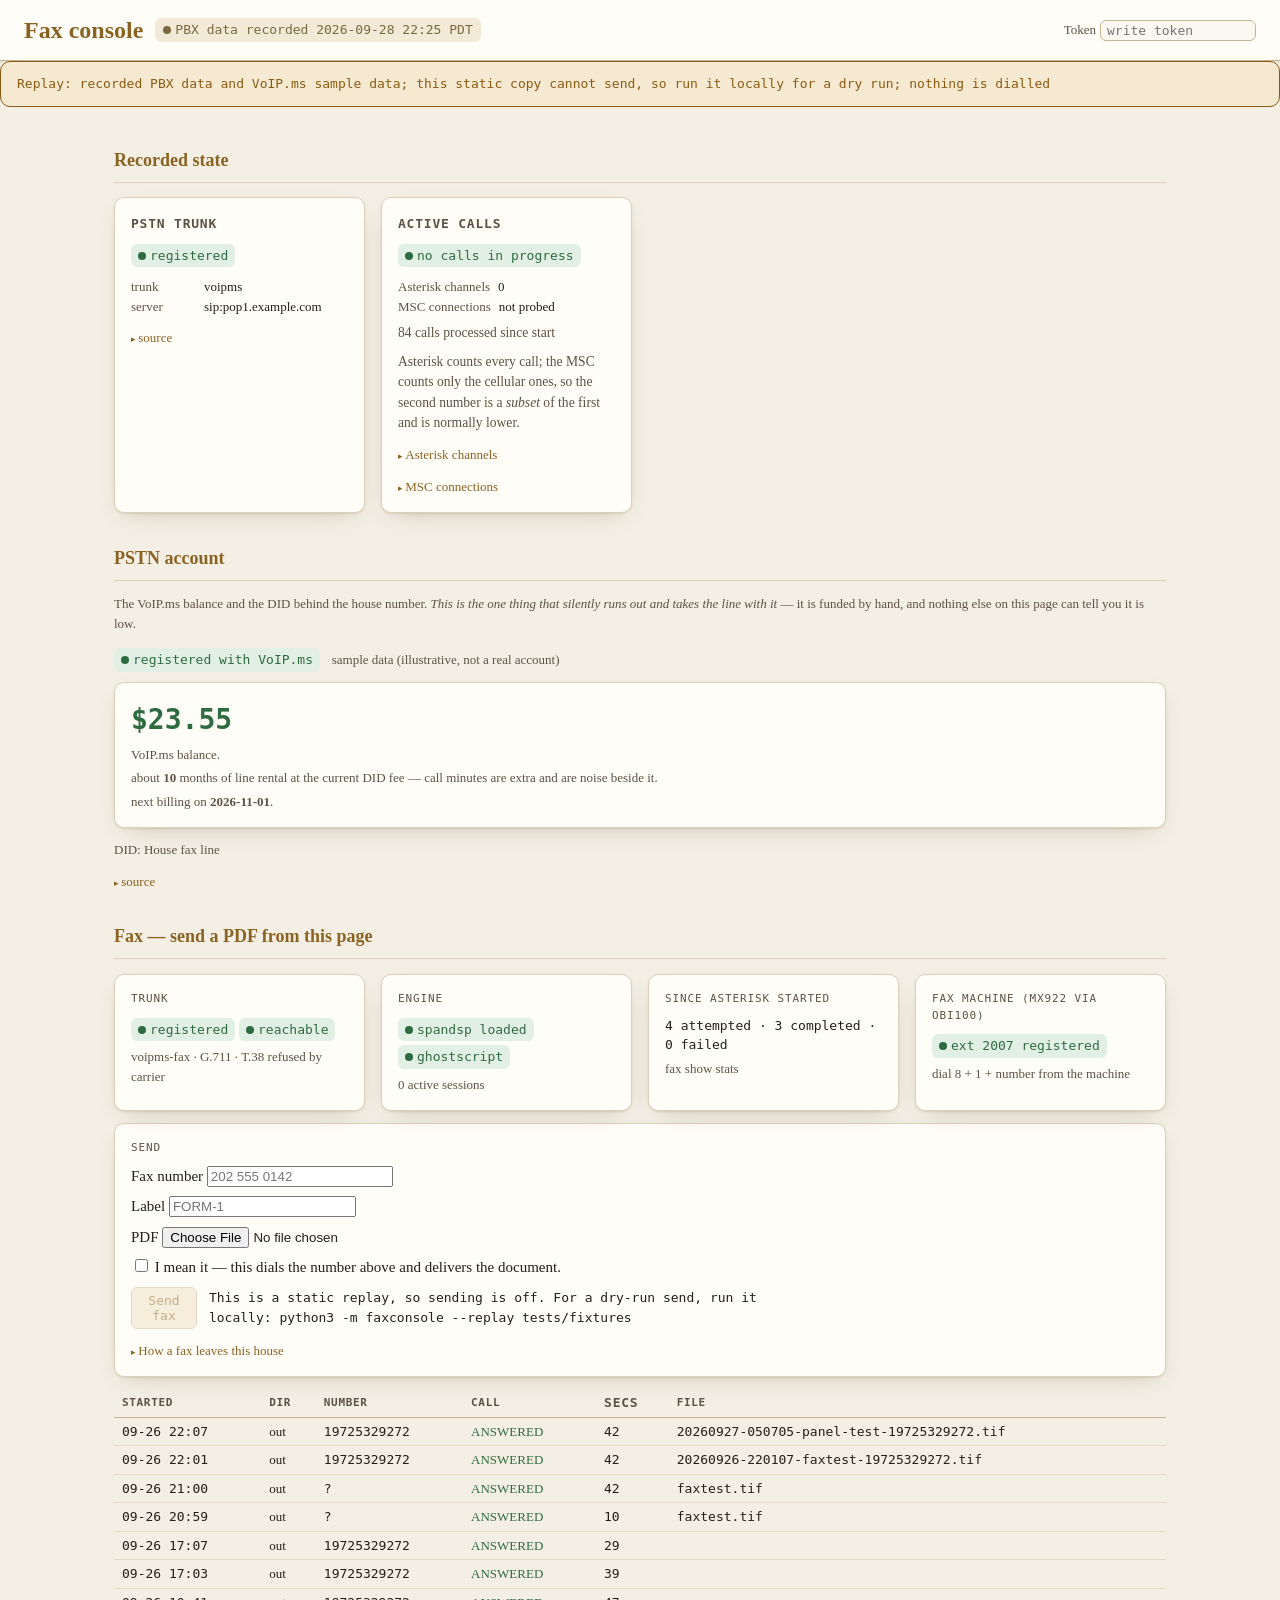
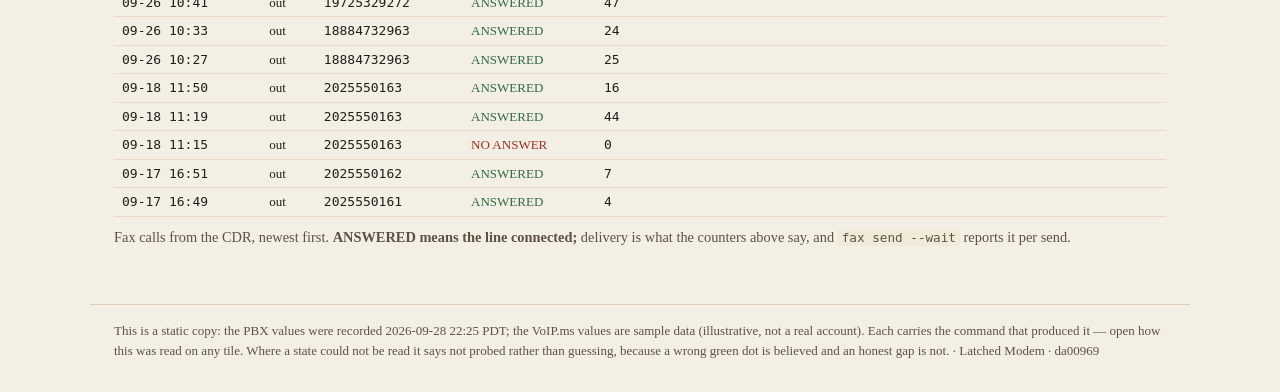
<file: index.html>
<!DOCTYPE html>
<html lang="en" data-static="1" data-recorded="2026-09-28 22:25 PDT">
<head>
<meta http-equiv="Content-Security-Policy" content="default-src 'self'; script-src 'self'; style-src 'self' 'unsafe-inline'; object-src 'none'; base-uri 'none'; form-action 'self'">
<meta charset="utf-8">
<meta name="viewport" content="width=device-width,initial-scale=1">
<title>Fax console</title>
<link rel="stylesheet" href="app.css">
<link rel="icon" href="favicon.svg" type="image/svg+xml">
  <meta name="realm-version" content='{"name": "fax.realm.watch", "description": "Fax panel back end \u2014 send, receive, and status", "version": "Latched Modem \u00b7 da00969", "hash": "da00969", "branch": "main", "dirty": false, "built": "2026-09-30T01:45:52Z", "realm": "signal", "repo": "https://github.com/jphein/fax-console", "commit_url": "https://github.com/jphein/fax-console/commit/da00969"}'>
</head>
<body>
<header id="hdr">
  <h1>Fax console</h1>
  <span id="fresh" class="rs-chip"></span>
  <label class="token-label">Token <input id="token" type="password" autocomplete="off" placeholder="write token"></label>
</header>

<div id="replay-banner" style="display:none" class="banner replay">
  Replay: recorded PBX data and VoIP.ms sample data; this static copy cannot send, so run it locally for a dry run; nothing is dialled
</div>

<main>

<section><h2>Recorded state</h2><div class="grid" id="live"></div></section>

<section><h2>PSTN account</h2>
  <p class="lede" style="margin-top:-2px">The VoIP.ms balance and the DID behind the
  house number. <em>This is the one thing that silently runs out and takes the line
  with it</em> &mdash; it is funded by hand, and nothing else on this page can tell you
  it is low.</p>
  <div id="voipms"></div></section>

<section><h2>Fax &mdash; send a PDF from this page</h2>
  <div id="fax"></div>
  <div class="card">
    <div class="lbl">Send</div>
    <form id="faxform" style="display:grid;gap:8px;max-width:640px">
      <label>Fax number <input id="faxnum" type="tel" inputmode="numeric" placeholder="202 555 0142"
        style="width:14em" autocomplete="off"></label>
      <label>Label <input id="faxlabel" type="text" placeholder="FORM-1" style="width:14em" maxlength="40"></label>
      <label>PDF <input id="faxfile" type="file" accept="application/pdf"></label>
      <label><input id="faxconfirm" type="checkbox"> I mean it &mdash; this dials the number above and delivers the document.</label>
      <div class="bar">
        <button id="faxsend" type="button">Send fax</button>
        <span class="msg" id="faxmsg" role="status" aria-live="polite"></span>
      </div>
    </form>
    <details class="prov"><summary>How a fax leaves this house</summary>
      <div style="font-family:var(--serif);font-size:.92rem;color:var(--ink2);margin-top:8px">
        The PDF is rendered to a Group-4 TIFF and Asterisk dials the number on the
        <code>voipms-fax</code> trunk view with <code>SendFax(&hellip;,f)</code>: plain G.711 audio,
        because VoIP.ms never accepts the T.38 switch (measured 2026-09-27; without
        <code>f</code> the call aborts). A call marked ANSWERED is not a delivered fax &mdash;
        the outcome column comes from the fax counters. The Canon MX922 still works too:
        dial <b>8</b> + 1 + number from it. All of this is the <code>fax</code> CLI
        (<code>~/Projects/fax</code>); this panel only calls it.
      </div>
      <span class="src">/usr/local/bin/fax --local --json send &lt;pdf&gt; &lt;number&gt;</span>
    </details>
  </div>
  <div id="faxlog"></div>
</section>

</main>

<footer id="foot"></footer>

<script src="app.js"></script>
</body>
</html>
</file>
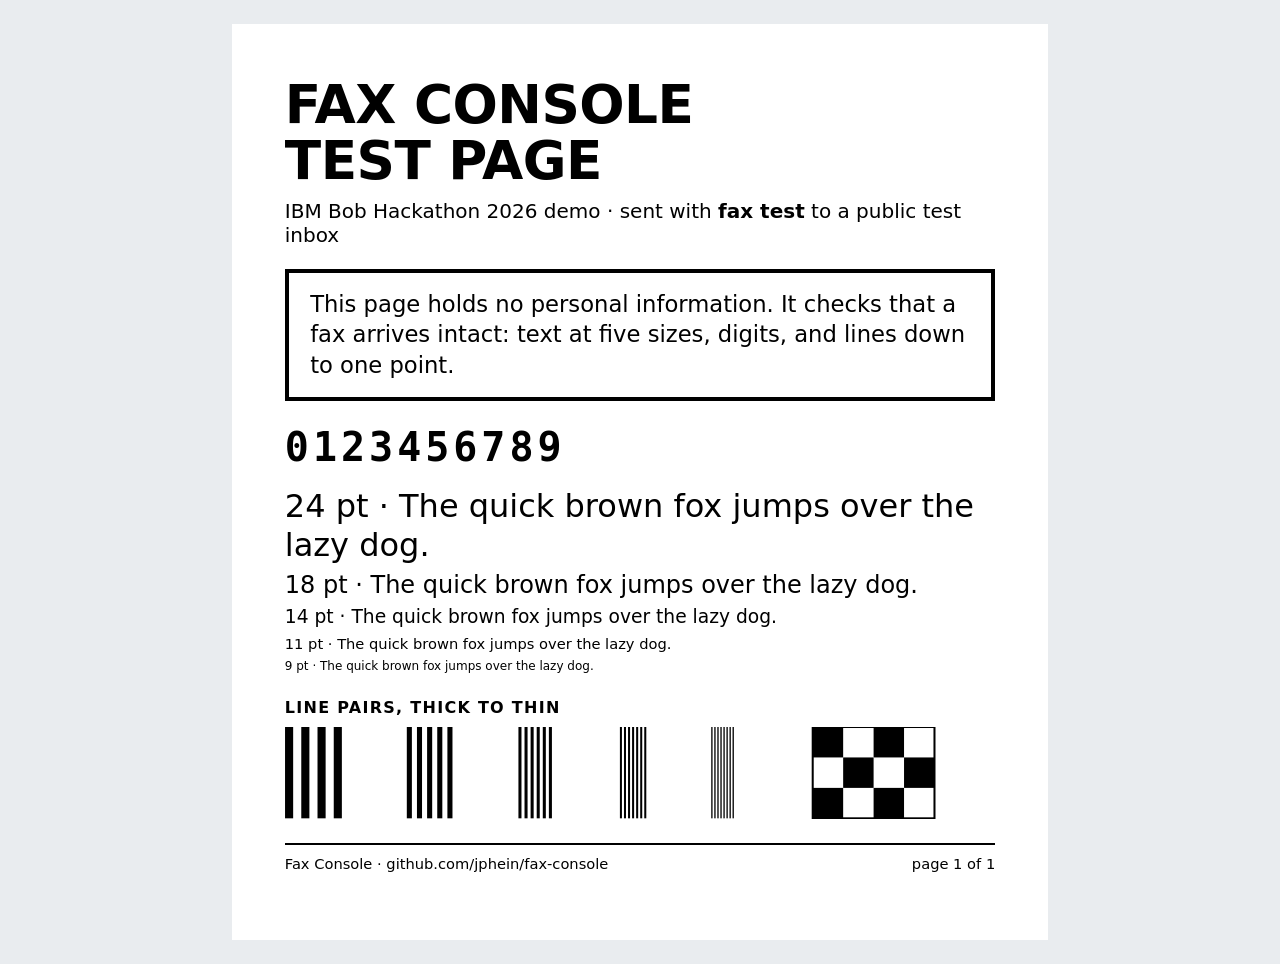
<file: demo/test-page.html>
<!doctype html>
<html lang="en">
<head>
<meta charset="utf-8">
<meta name="viewport" content="width=device-width, initial-scale=1">
<meta name="color-scheme" content="light dark">
<title>Fax Console Test Page</title>
<meta name="description" content="The page fax test sends in the Fax Console demo. No personal information.">
<link rel="icon" type="image/svg+xml" href="data:image/svg+xml,%3Csvg xmlns='http://www.w3.org/2000/svg' viewBox='0 0 32 32'%3E%3Cstyle%3E.b%7Bfill:%231d5fd1%7D.p%7Bfill:%23fff%7D.l%7Bstroke:%231d5fd1;stroke-width:1.8;stroke-linecap:round%7D@media(prefers-color-scheme:dark)%7B.b%7Bfill:%237ea6ff%7D.p%7Bfill:%230f1520%7D.l%7Bstroke:%237ea6ff%7D%7D%3C/style%3E%3Crect class='b' width='32' height='32' rx='7'/%3E%3Cpath class='p' d='M9 6h10l5 5v15H9z'/%3E%3Cpath class='l' d='M12 14h8M12 18h8M12 22h5'/%3E%3C/svg%3E">
<style>
  /* A fax is 1-bit: pure black on pure white, no grays, no fills that dither. */
  :root { --paper: #ffffff; --ink: #000000; --page: #e9ecef; }
  @media screen and (prefers-color-scheme: dark) { :root { --page: #0b0e13; } }
  @page { size: letter; margin: 0.55in; }
  * { box-sizing: border-box; }
  html, body { margin: 0; }
  body { background: var(--page); color: var(--ink); font-family: "Noto Sans", "DejaVu Sans", "Liberation Sans", Arial, sans-serif; }
  .pg { max-width: 8.5in; margin: 24px auto; padding: 0.55in; background: var(--paper); }
  h1 { font-size: 40pt; line-height: 1.05; margin: 0 0 8pt; letter-spacing: -0.01em; }
  .sub { font-size: 15pt; margin: 0 0 16pt; }
  .box { border: 3pt solid var(--ink); padding: 12pt 16pt; margin: 0 0 18pt; font-size: 17pt; line-height: 1.35; }
  .digits { font: 700 30pt/1.1 "DejaVu Sans Mono", "Liberation Mono", monospace; letter-spacing: 0.1em; margin: 0 0 14pt; }
  .sizes p { margin: 0 0 5pt; line-height: 1.2; }
  h2 { font-size: 12pt; letter-spacing: 0.08em; text-transform: uppercase; margin: 18pt 0 8pt; }
  svg { display: block; width: 100%; height: auto; }
  .foot { display: flex; justify-content: space-between; font-size: 11pt; margin-top: 18pt; padding-top: 8pt; border-top: 1.5pt solid var(--ink); }
  @media screen and (max-width: 700px) { .pg { margin: 0; padding: 20px 16px; } h1 { font-size: 28pt; } }
  @media print { body { background: #fff; } .pg { margin: 0; padding: 0; max-width: none; } }
</style>
</head>
<body>
<main class="pg">
  <h1>FAX CONSOLE<br>TEST PAGE</h1>
  <p class="sub">IBM Bob Hackathon 2026 demo · sent with <b>fax test</b> to a public test inbox</p>
  <p class="box">This page holds no personal information. It checks that a fax arrives intact: text at five sizes, digits, and lines down to one point.</p>
  <p class="digits">0123456789</p>
  <div class="sizes">
    <p style="font-size:24pt">24 pt · The quick brown fox jumps over the lazy dog.</p>
    <p style="font-size:18pt">18 pt · The quick brown fox jumps over the lazy dog.</p>
    <p style="font-size:14pt">14 pt · The quick brown fox jumps over the lazy dog.</p>
    <p style="font-size:11pt">11 pt · The quick brown fox jumps over the lazy dog.</p>
    <p style="font-size:9pt">9 pt · The quick brown fox jumps over the lazy dog.</p>
  </div>
  <h2>Line pairs, thick to thin</h2>
  <svg viewBox="0 0 700 90" role="img" aria-label="Five groups of vertical black bars, each group thinner and closer than the last, for checking fax resolution.">
    <g fill="#000">
      <rect x="0" y="0" width="8" height="90"/><rect x="16" y="0" width="8" height="90"/><rect x="32" y="0" width="8" height="90"/><rect x="48" y="0" width="8" height="90"/>
      <rect x="120" y="0" width="5" height="90"/><rect x="130" y="0" width="5" height="90"/><rect x="140" y="0" width="5" height="90"/><rect x="150" y="0" width="5" height="90"/><rect x="160" y="0" width="5" height="90"/>
      <rect x="230" y="0" width="3" height="90"/><rect x="236" y="0" width="3" height="90"/><rect x="242" y="0" width="3" height="90"/><rect x="248" y="0" width="3" height="90"/><rect x="254" y="0" width="3" height="90"/><rect x="260" y="0" width="3" height="90"/>
      <rect x="330" y="0" width="2" height="90"/><rect x="334" y="0" width="2" height="90"/><rect x="338" y="0" width="2" height="90"/><rect x="342" y="0" width="2" height="90"/><rect x="346" y="0" width="2" height="90"/><rect x="350" y="0" width="2" height="90"/><rect x="354" y="0" width="2" height="90"/>
      <rect x="420" y="0" width="1.3" height="90"/><rect x="423" y="0" width="1.3" height="90"/><rect x="426" y="0" width="1.3" height="90"/><rect x="429" y="0" width="1.3" height="90"/><rect x="432" y="0" width="1.3" height="90"/><rect x="435" y="0" width="1.3" height="90"/><rect x="438" y="0" width="1.3" height="90"/><rect x="441" y="0" width="1.3" height="90"/>
    </g>
    <g fill="#000">
      <rect x="520" y="0" width="30" height="30"/><rect x="580" y="0" width="30" height="30"/><rect x="550" y="30" width="30" height="30"/><rect x="610" y="30" width="30" height="30"/><rect x="520" y="60" width="30" height="30"/><rect x="580" y="60" width="30" height="30"/>
    </g>
    <rect x="520" y="0" width="120" height="90" fill="none" stroke="#000" stroke-width="2"/>
  </svg>
  <p class="foot"><span>Fax Console · github.com/jphein/fax-console</span><span>page 1 of 1</span></p>
</main>
</body>
</html>
</file>
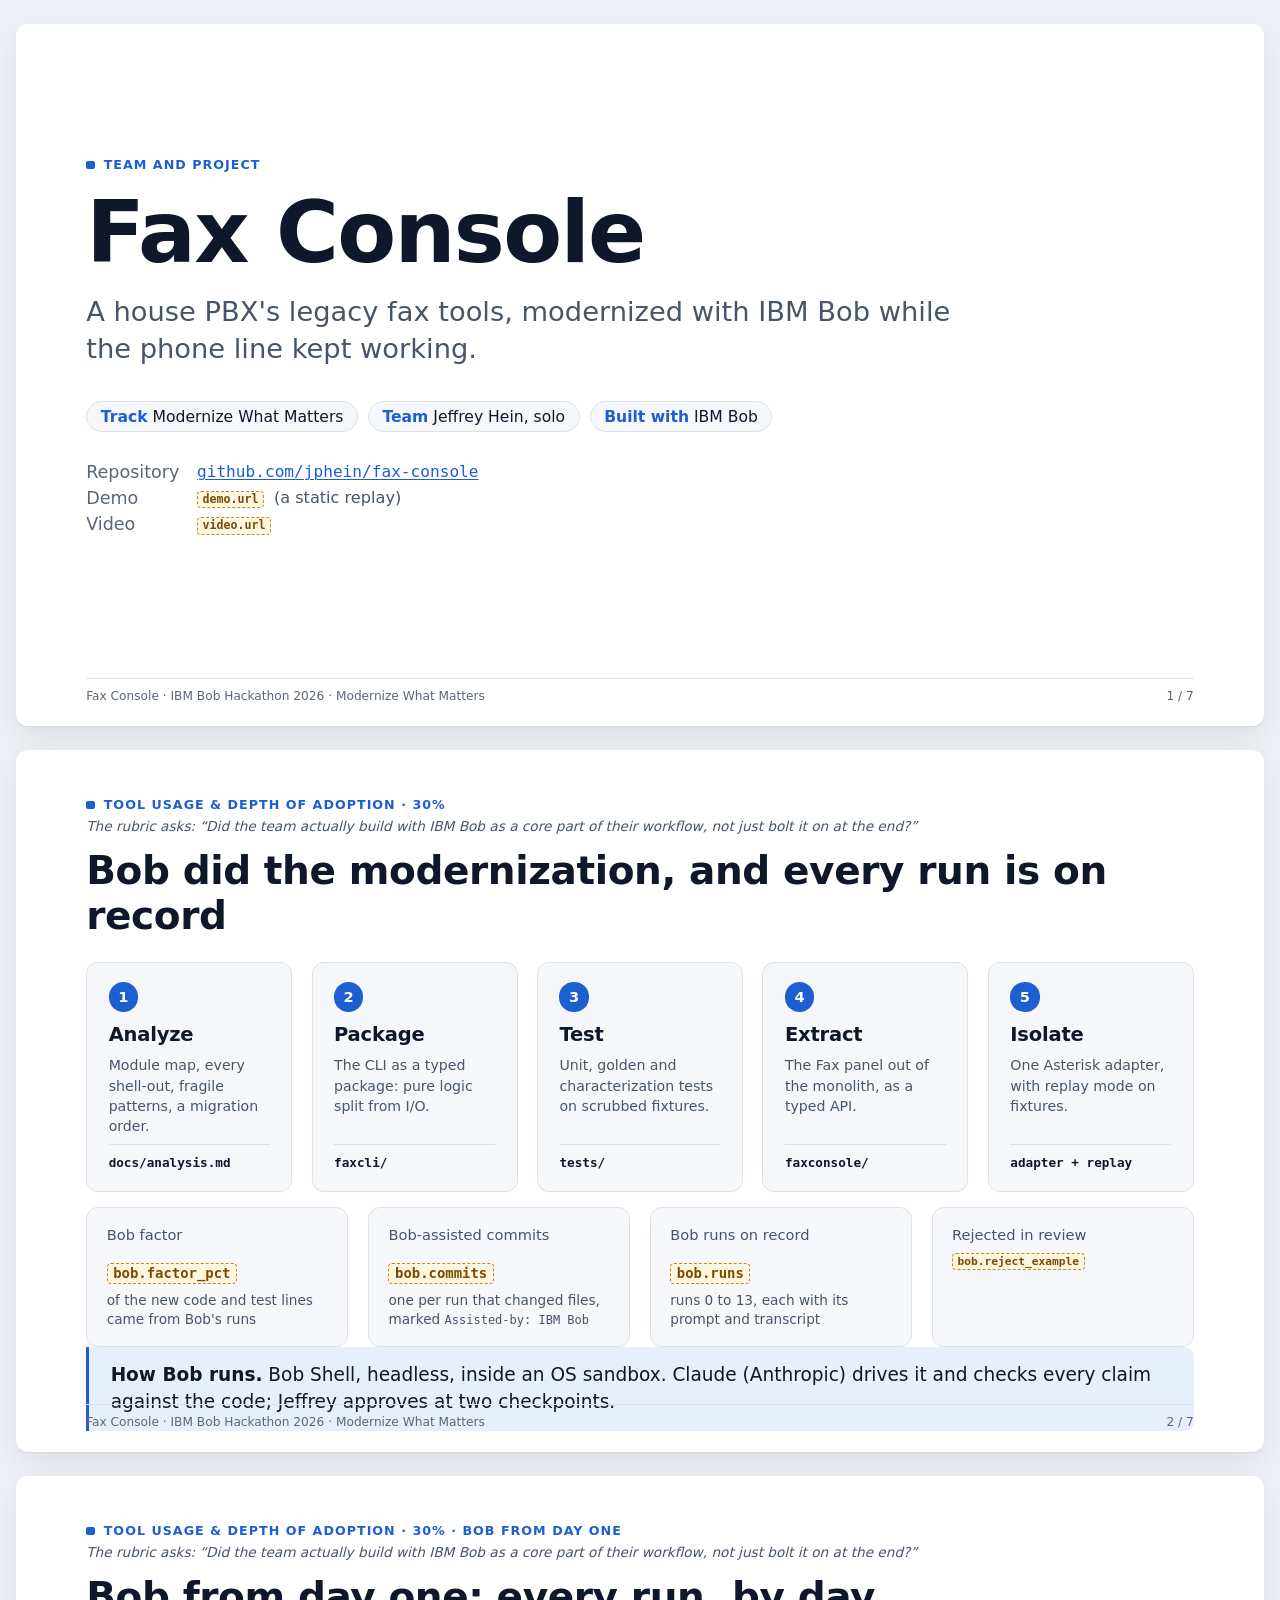
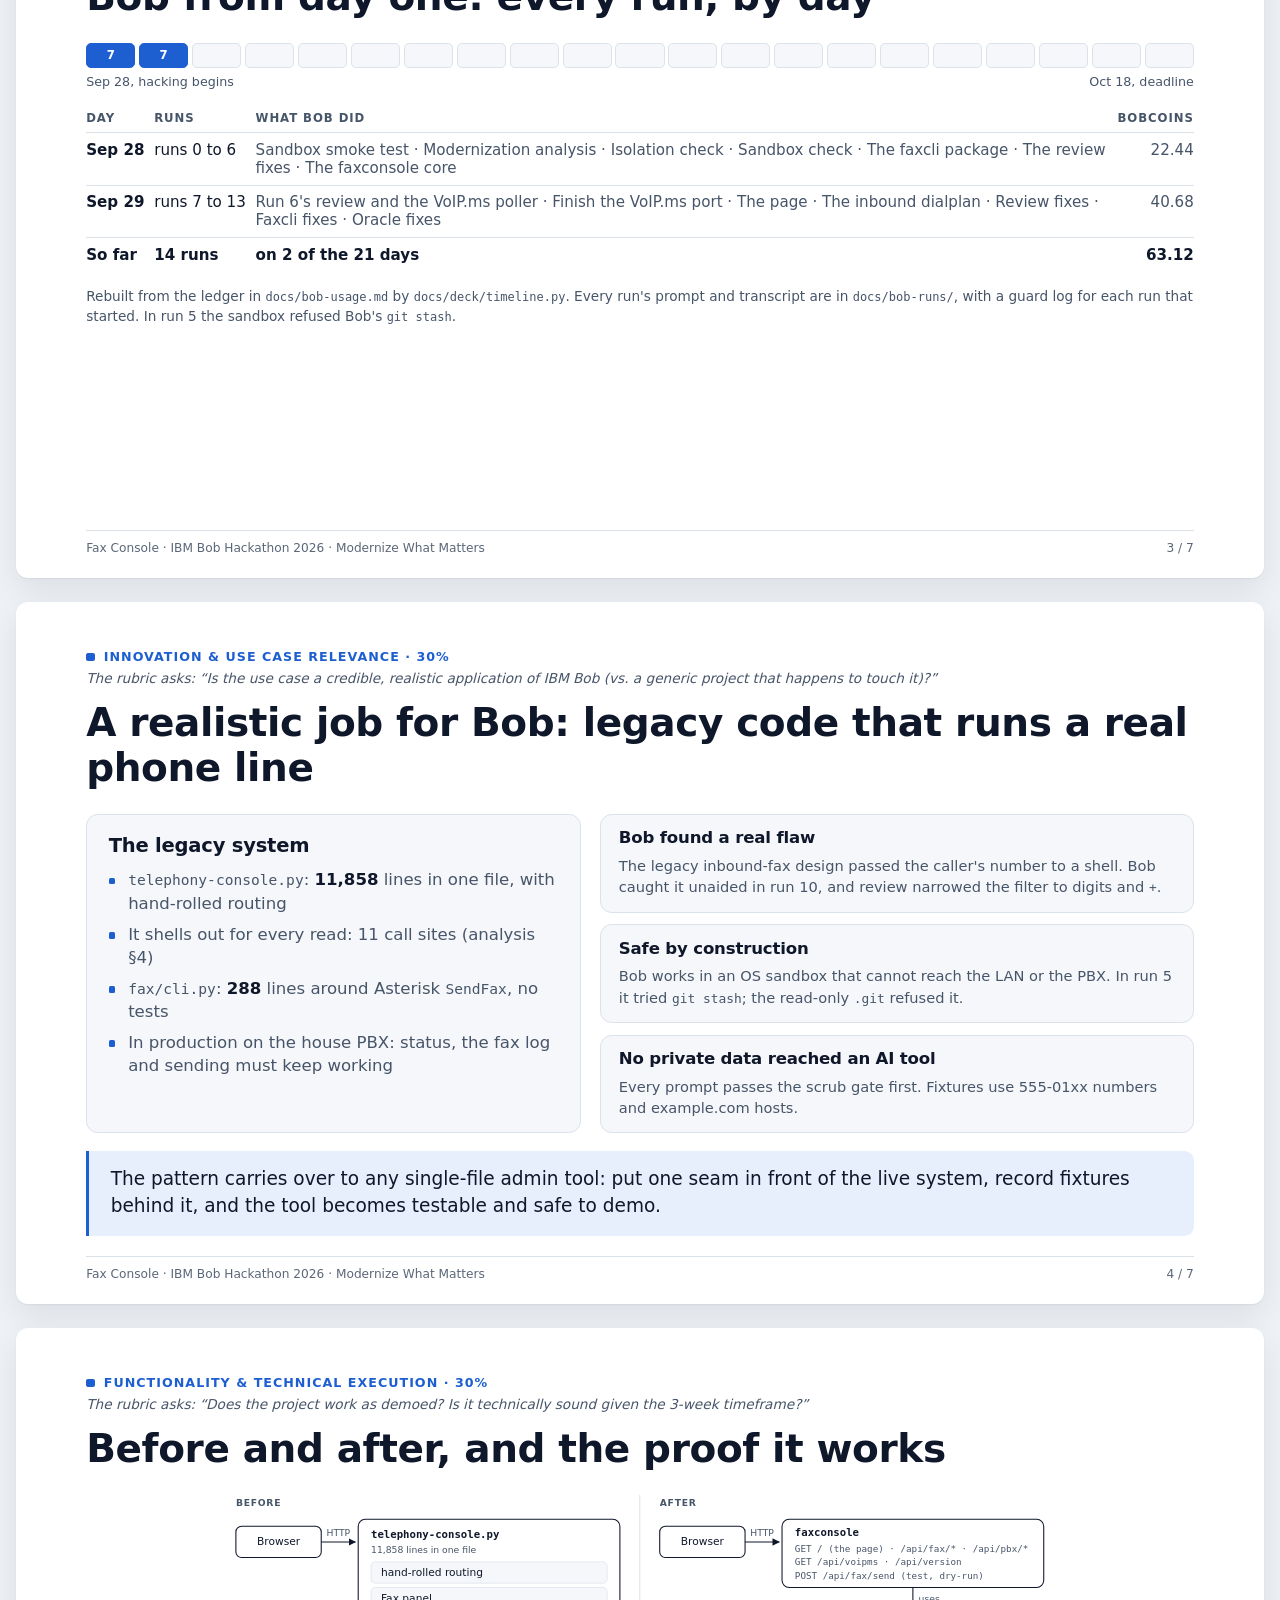
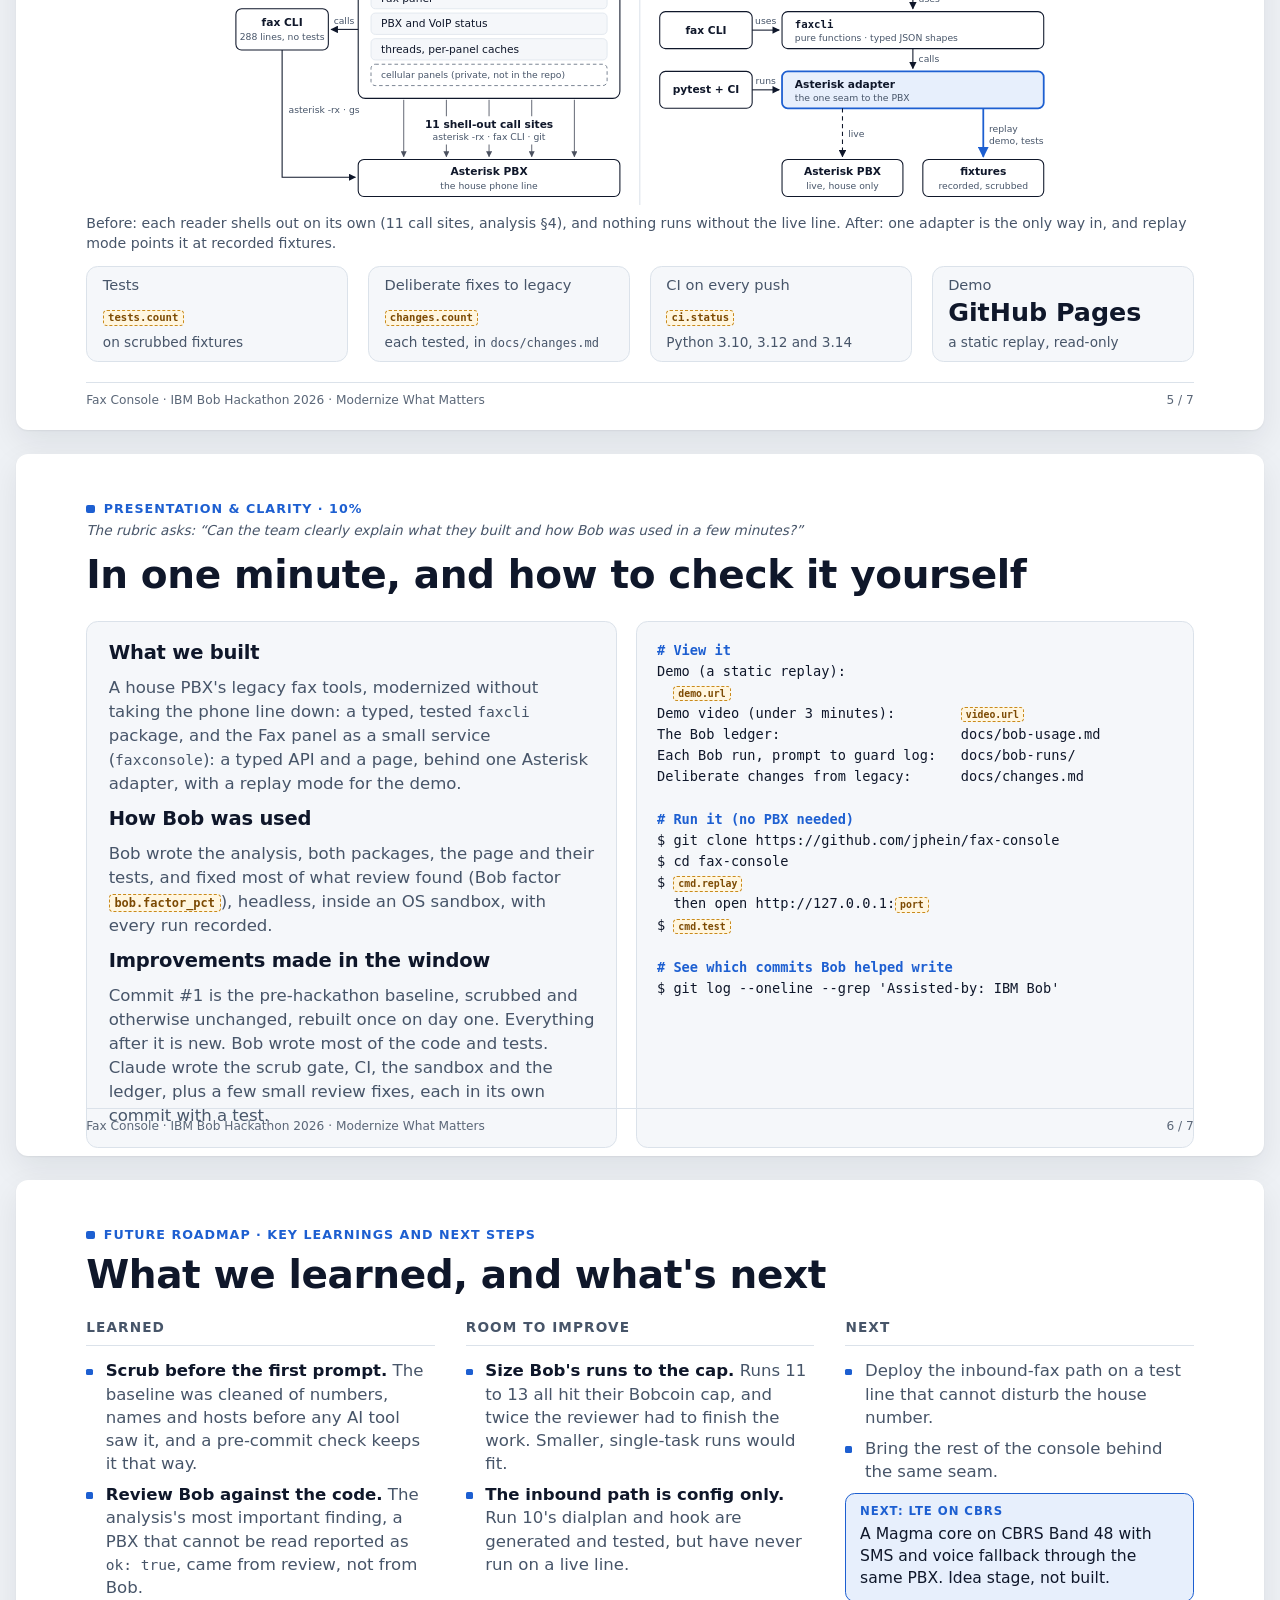
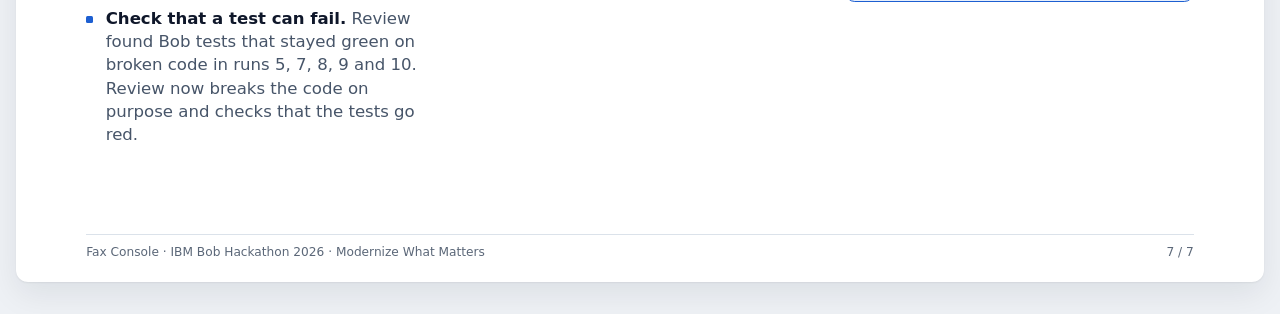
<file: docs/deck/deck.html>
<!doctype html>
<html lang="en">
<head>
<meta charset="utf-8">
<meta name="viewport" content="width=device-width, initial-scale=1">
<meta name="color-scheme" content="light dark">
<title>Fax Console Pitch Deck</title>
<meta name="description" content="Fax Console: a house PBX's legacy fax tools, modernized with IBM Bob. IBM Bob Hackathon 2026, Modernize What Matters.">
<link rel="icon" type="image/svg+xml" href="data:image/svg+xml,%3Csvg xmlns='http://www.w3.org/2000/svg' viewBox='0 0 32 32'%3E%3Cstyle%3E.b%7Bfill:%231d5fd1%7D.p%7Bfill:%23fff%7D.l%7Bstroke:%231d5fd1;stroke-width:1.8;stroke-linecap:round%7D@media(prefers-color-scheme:dark)%7B.b%7Bfill:%237ea6ff%7D.p%7Bfill:%230f1520%7D.l%7Bstroke:%237ea6ff%7D%7D%3C/style%3E%3Crect class='b' width='32' height='32' rx='7'/%3E%3Cpath class='p' d='M9 6h10l5 5v15H9z'/%3E%3Cpath class='l' d='M12 14h8M12 18h8M12 22h5'/%3E%3C/svg%3E">
<script>
  // ?theme=dark|light pins a theme (used for the PDF renders); otherwise the OS preference decides.
  (function () { try { var t = new URLSearchParams(location.search).get("theme");
    if (t === "dark" || t === "light") document.documentElement.setAttribute("data-theme", t); } catch (e) {} })();
</script>
<style>
  :root {
    color-scheme: light;
    --page: #eef1f5;
    --slide: #ffffff;
    --ink: #0f172a;
    --muted: #475569;
    --faint: #5b6778;
    --rule: #dbe2ea;
    --panel: #f5f7fa;
    --accent: #1d5fd1;
    --accent-soft: #e7effc;
    --ok: #17784a;
    --slot-ink: #7c4a03;
    --slot-bg: #fff6e0;
    --slot-line: #c98a1b;
    --shadow: 0 1px 2px rgb(15 23 42 / 0.06), 0 12px 32px rgb(15 23 42 / 0.08);
    --sans: "Noto Sans", "Source Sans 3", "Segoe UI", system-ui, -apple-system, "Helvetica Neue", Arial, "Liberation Sans", sans-serif;
    --mono: "Noto Sans Mono", "DejaVu Sans Mono", "Liberation Mono", ui-monospace, "SFMono-Regular", Menlo, Consolas, monospace;
    /* One design pixel: slides are drawn at 1280 x 720 and scale with their own width. */
    --u: calc(100cqw / 1280);
  }
  @media (prefers-color-scheme: dark) {
    :root:not([data-theme="light"]) {
      color-scheme: dark;
      --page: #070a10;
      --slide: #0f1520;
      --ink: #e6ebf3;
      --muted: #a7b2c3;
      --faint: #93a0b3;
      --rule: #243042;
      --panel: #151d2a;
      --accent: #7ea6ff;
      --accent-soft: #17243c;
      --ok: #49c087;
      --slot-ink: #f3c36b;
      --slot-bg: #2a2212;
      --slot-line: #a77a2a;
      --shadow: 0 0 0 1px #1a2331;
    }
  }
  :root[data-theme="dark"] {
    color-scheme: dark;
    --page: #070a10;
    --slide: #0f1520;
    --ink: #e6ebf3;
    --muted: #a7b2c3;
    --faint: #93a0b3;
    --rule: #243042;
    --panel: #151d2a;
    --accent: #7ea6ff;
    --accent-soft: #17243c;
    --ok: #49c087;
    --slot-ink: #f3c36b;
    --slot-bg: #2a2212;
    --slot-line: #a77a2a;
    --shadow: 0 0 0 1px #1a2331;
  }

  *, *::before, *::after { box-sizing: border-box; }
  html { -webkit-text-size-adjust: 100%; }
  body { margin: 0; background: var(--page); color: var(--ink); font-family: var(--sans); -webkit-font-smoothing: antialiased; }
  .deck { padding: 24px 16px 8px; }

  .slide {
    container-type: inline-size;
    position: relative;
    width: 100%;
    max-width: 1280px;
    aspect-ratio: 16 / 9;
    margin: 0 auto 24px;
    background: var(--slide);
    border-radius: 12px;
    box-shadow: var(--shadow);
    overflow: hidden;
  }
  .in { position: absolute; inset: 0; padding: calc(50 * var(--u)) calc(72 * var(--u)) calc(70 * var(--u)); display: flex; flex-direction: column; }

  .tag {
    display: flex; align-items: center; gap: calc(9 * var(--u));
    margin: 0; color: var(--accent);
    font: 700 calc(13 * var(--u))/1 var(--sans); letter-spacing: 0.08em; text-transform: uppercase;
  }
  .tag::before { content: ""; width: calc(9 * var(--u)); height: calc(9 * var(--u)); border-radius: 2px; background: var(--accent); }
  h1, h2, h3 { margin: 0; letter-spacing: -0.01em; }
  h2 { font: 700 calc(40 * var(--u))/1.15 var(--sans); margin: calc(12 * var(--u)) 0 calc(24 * var(--u)); }
  h3 { font: 700 calc(20 * var(--u))/1.25 var(--sans); margin: 0 0 calc(10 * var(--u)); }
  p { margin: 0; font-size: calc(19 * var(--u)); line-height: 1.45; }
  code, .mono { font-family: var(--mono); font-size: 0.88em; }
  a { color: var(--accent); text-underline-offset: 0.15em; text-decoration-thickness: 1px; }
  a:focus-visible { outline: 2px solid var(--accent); outline-offset: 2px; border-radius: 2px; }
  .muted { color: var(--muted); }

  .foot {
    position: absolute; left: calc(72 * var(--u)); right: calc(72 * var(--u)); bottom: calc(24 * var(--u));
    display: flex; justify-content: space-between; gap: 1em;
    padding-top: calc(10 * var(--u)); border-top: 1px solid var(--rule);
    font-size: calc(12.5 * var(--u)); color: var(--faint);
  }

  .grid { display: grid; gap: calc(20 * var(--u)); }
  .g2 { grid-template-columns: 1fr 1fr; }
  .g3 { grid-template-columns: repeat(3, 1fr); }
  .g4 { grid-template-columns: repeat(4, 1fr); }
  .g5 { grid-template-columns: repeat(5, 1fr); }
  .card { background: var(--panel); border: 1px solid var(--rule); border-radius: calc(12 * var(--u)); padding: calc(20 * var(--u)) calc(22 * var(--u)); }
  .card p { font-size: calc(17 * var(--u)); color: var(--muted); }
  .card h3 code { font-size: 0.92em; }

  ul.pts { list-style: none; margin: 0; padding: 0; }
  ul.pts li { position: relative; padding-left: calc(20 * var(--u)); margin: calc(8 * var(--u)) 0 0; font-size: calc(17 * var(--u)); line-height: 1.4; color: var(--muted); }
  ul.pts li:first-child { margin-top: 0; }
  ul.pts li::before { content: ""; position: absolute; left: 0; top: 0.55em; width: calc(7 * var(--u)); height: calc(7 * var(--u)); border-radius: 1.5px; background: var(--accent); }
  ul.pts li strong { color: var(--ink); }

  .callout { margin-top: auto; padding: calc(16 * var(--u)) calc(22 * var(--u)); border-left: calc(4 * var(--u)) solid var(--accent); background: var(--accent-soft); border-radius: 0 calc(10 * var(--u)) calc(10 * var(--u)) 0; }
  .callout p { font-size: calc(19 * var(--u)); }

  /* Placeholders: numbers and links that arrive later. fill.py swaps them for values. */
  .slot {
    display: inline-block; vertical-align: baseline;
    font: 600 0.72em/1.35 var(--mono); letter-spacing: 0;
    color: var(--slot-ink); background: var(--slot-bg);
    border: 1px dashed var(--slot-line); border-radius: 4px; padding: 0 0.4em;
  }

  /* Legacy slide: fewer words, so larger type */
  .legacy .card { padding: calc(26 * var(--u)) calc(28 * var(--u)); }
  .legacy .card h3 { font-size: calc(23 * var(--u)); margin-bottom: calc(16 * var(--u)); }
  .legacy ul.pts li { font-size: calc(20.5 * var(--u)); margin-top: calc(12 * var(--u)); }
  .legacy ul.pts li:first-child { margin-top: 0; }
  .legacy ul.pts li::before { width: calc(8 * var(--u)); height: calc(8 * var(--u)); }
  .legacy .callout p { font-size: calc(21 * var(--u)); }

  /* Title slide */
  .title .in { justify-content: center; padding-bottom: calc(90 * var(--u)); }
  .title h1 { font: 700 calc(88 * var(--u))/1.02 var(--sans); letter-spacing: -0.02em; margin: calc(18 * var(--u)) 0 calc(18 * var(--u)); }
  .title .sub { font-size: calc(28 * var(--u)); line-height: 1.35; color: var(--muted); max-width: calc(940 * var(--u)); }
  .chips { display: flex; flex-wrap: wrap; gap: calc(10 * var(--u)); margin-top: calc(34 * var(--u)); }
  .chip { font-size: calc(16 * var(--u)); padding: calc(6 * var(--u)) calc(14 * var(--u)); border-radius: 999px; border: 1px solid var(--rule); background: var(--panel); }
  .chip strong { color: var(--accent); font-weight: 700; }
  .links { display: grid; grid-template-columns: auto 1fr; gap: calc(6 * var(--u)) calc(18 * var(--u)); margin-top: calc(30 * var(--u)); font-size: calc(18 * var(--u)); }
  .links dt { color: var(--faint); }
  .links dd { margin: 0; font-family: var(--mono); font-size: 0.92em; }

  /* Bob workflow */
  .step { display: flex; flex-direction: column; gap: calc(8 * var(--u)); }
  .step .n { width: calc(30 * var(--u)); height: calc(30 * var(--u)); border-radius: 50%; display: grid; place-items: center; background: var(--accent); color: var(--slide); font: 700 calc(15 * var(--u))/1 var(--sans); }
  .step h3 { margin: calc(4 * var(--u)) 0 0; }
  .step p { font-size: calc(15.5 * var(--u)); line-height: 1.42; }
  .step .out { margin-top: auto; padding-top: calc(10 * var(--u)); border-top: 1px solid var(--rule); font: 600 calc(14 * var(--u))/1.35 var(--mono); color: var(--ink); }

  /* KPI tiles (stat-tile contract: sentence-case label, sans semibold value, one hero per view) */
  .kpi { background: var(--panel); border: 1px solid var(--rule); border-radius: calc(12 * var(--u)); padding: calc(18 * var(--u)) calc(20 * var(--u)); display: flex; flex-direction: column; gap: calc(6 * var(--u)); }
  .kpi .l { font-size: calc(15 * var(--u)); color: var(--muted); }
  .kpi .v { font: 600 calc(40 * var(--u))/1.1 var(--sans); color: var(--ink); }
  .kpi .d { font-size: calc(14 * var(--u)); color: var(--muted); line-height: 1.35; }
  .kpi.hero { grid-row: span 2; justify-content: center; background: var(--accent-soft); border-color: transparent; }
  .kpi.hero .v { font-size: calc(72 * var(--u)); }
  .kpi .v .slot { font-size: 0.42em; }
  .kpi.hero .v .slot { font-size: 0.32em; }
  .ok-badge { display: inline-flex; align-items: center; gap: 0.35em; color: var(--ok); font-weight: 700; }
  .ok-badge::before { content: "✓"; }

  .pair { margin-top: auto; }
  .pair .callout { margin-top: 0; }
  .pair .callout p { font-size: calc(17 * var(--u)); }
  .kpi .t { font-size: calc(16 * var(--u)); line-height: 1.42; color: var(--ink); }
  table.who { width: 100%; border-collapse: collapse; font-size: calc(16 * var(--u)); }
  table.who th { text-align: left; font: 700 calc(12 * var(--u))/1 var(--sans); letter-spacing: 0.08em; text-transform: uppercase; color: var(--muted); padding: 0 0 calc(8 * var(--u)); }
  table.who th:last-child, table.who td:last-child { text-align: right; padding-left: 1em; white-space: nowrap; }
  table.who td { padding: calc(8 * var(--u)) 0; border-top: 1px solid var(--rule); color: var(--muted); line-height: 1.35; }
  table.who td:last-child { font-weight: 700; color: var(--ink); }
  table.who td.bob { color: var(--accent); }

  .rq { margin: calc(6 * var(--u)) 0 0; font-size: calc(14 * var(--u)); font-style: italic; color: var(--muted); }
  .try { margin-top: calc(16 * var(--u)); padding: calc(12 * var(--u)) calc(16 * var(--u)); font-size: calc(13.5 * var(--u)); }
  .stepc .step p { font-size: calc(14.5 * var(--u)); }
  .stepc .step .out { font-size: calc(13 * var(--u)); }
  .kpis2 { margin-top: calc(16 * var(--u)); }
  .kpis2 .kpi .v { font-size: calc(34 * var(--u)); }
  .strip { display: grid; grid-template-columns: repeat(21, 1fr); gap: calc(4 * var(--u)); }
  .strip .d { height: calc(26 * var(--u)); border-radius: calc(5 * var(--u)); border: 1px solid var(--rule); background: var(--panel);
              display: grid; place-items: center; font: 700 calc(12 * var(--u))/1 var(--sans); color: var(--slide); }
  .strip .d.on { background: var(--accent); border-color: var(--accent); }
  .strip-l { display: flex; justify-content: space-between; margin: calc(6 * var(--u)) 0 calc(16 * var(--u)); font-size: calc(13 * var(--u)); color: var(--muted); }
  table.tl { width: 100%; border-collapse: collapse; font-size: calc(15.5 * var(--u)); }
  table.tl th, table.tl td { text-align: left; padding: calc(8 * var(--u)) calc(10 * var(--u)) calc(8 * var(--u)) 0; border-top: 1px solid var(--rule); vertical-align: top; }
  table.tl thead th { font: 700 calc(12 * var(--u))/1 var(--sans); letter-spacing: 0.08em; text-transform: uppercase; color: var(--muted); border-top: 0; }
  table.tl tbody th { white-space: nowrap; color: var(--ink); }
  table.tl td { color: var(--muted); }
  table.tl td.runs { white-space: nowrap; color: var(--ink); }
  table.tl td.coins, table.tl th:last-child { text-align: right; font-variant-numeric: tabular-nums; white-space: nowrap; padding-right: 0; }
  table.tl tr.total th, table.tl tr.total td { color: var(--ink); font-weight: 700; }
  .minis { display: grid; gap: calc(12 * var(--u)); }
  .card.mini { padding: calc(14 * var(--u)) calc(18 * var(--u)); }
  .card.mini h3 { margin-bottom: calc(6 * var(--u)); font-size: calc(17 * var(--u)); }
  .card.mini p { font-size: calc(15 * var(--u)); }
  .func figure.dg svg { max-height: calc(318 * var(--u)); }
  .func figure.dg figcaption { margin-top: calc(8 * var(--u)); font-size: calc(14.5 * var(--u)); }
  .kstrip { margin-top: calc(12 * var(--u)); }
  .kstrip .kpi { padding: calc(10 * var(--u)) calc(16 * var(--u)); }
  .kstrip .kpi .v { font-size: calc(26 * var(--u)); }
  .kstrip .kpi .v.url { font-size: calc(19 * var(--u)); }   /* a URL, not a number */
  .kstrip .kpi .v.url .slot { font-size: 0.8em; }
  .term.judge { font-size: calc(14 * var(--u)); line-height: 1.55; }
  /* Terminal-style panel */
  .term { background: var(--panel); border: 1px solid var(--rule); border-radius: calc(12 * var(--u)); padding: calc(18 * var(--u)) calc(20 * var(--u)); font: calc(15 * var(--u))/1.5 var(--mono); color: var(--ink); white-space: pre-wrap; overflow-wrap: anywhere; }
  .term .p { color: var(--accent); font-weight: 700; }

  /* Architecture diagram */
  figure.dg { margin: 0; }
  figure.dg svg { display: block; width: 100%; height: auto; max-height: calc(392 * var(--u)); color: var(--ink); }
  figure.dg figcaption { margin-top: calc(14 * var(--u)); font-size: calc(16.5 * var(--u)); line-height: 1.45; color: var(--muted); }
  .dg text { fill: currentColor; font-family: var(--sans); font-size: 15px; }
  .dg .t-h { font-size: 13px; font-weight: 700; letter-spacing: 0.08em; text-transform: uppercase; fill: var(--muted); }
  .dg .t-b { font-weight: 700; }
  .dg .t-m { font-family: var(--mono); }
  .dg .t-s { font-size: 13px; fill: var(--muted); }
  .dg .box { fill: var(--slide); stroke: currentColor; stroke-width: 1.5; }
  .dg .row { fill: var(--panel); stroke: var(--rule); stroke-width: 1; }
  .dg .row.private { fill: none; stroke: var(--muted); stroke-dasharray: 5 4; }
  .dg .seam { fill: var(--accent-soft); stroke: var(--accent); stroke-width: 2.5; }
  .dg .ln { stroke: currentColor; stroke-width: 1.5; fill: none; }
  .dg .ln.thin { stroke-width: 1.2; opacity: 0.75; }
  .dg .ln.dash { stroke-dasharray: 6 5; }
  .dg .ln.acc { stroke: var(--accent); stroke-width: 2.5; }
  .dg .mask { fill: var(--slide); }
  .dg .divider { stroke: var(--rule); stroke-width: 1.5; }
  .dg #ah path { fill: currentColor; }
  .dg #ah-acc path { fill: var(--accent); }

  /* Demo */
  .shot { display: grid; place-items: center; height: calc(150 * var(--u)); margin-top: calc(14 * var(--u)); border-radius: calc(8 * var(--u)); font-size: calc(18 * var(--u)); }
  img.shot { width: 100%; height: calc(150 * var(--u)); object-fit: cover; object-position: top; border: 1px solid var(--rule); }
  .api { display: flex; flex-wrap: wrap; gap: calc(10 * var(--u)); margin-top: calc(20 * var(--u)); }
  .api code { font-size: calc(15 * var(--u)); padding: calc(6 * var(--u)) calc(12 * var(--u)); border: 1px solid var(--rule); border-radius: calc(8 * var(--u)); background: var(--panel); }

  .col-h { font: 700 calc(14 * var(--u))/1 var(--sans); letter-spacing: 0.08em; text-transform: uppercase; color: var(--muted); margin: 0 0 calc(14 * var(--u)); padding-bottom: calc(10 * var(--u)); border-bottom: 1px solid var(--rule); }
  .next-idea { margin-top: calc(10 * var(--u)); padding: calc(12 * var(--u)) calc(14 * var(--u)); border: 1px solid var(--accent); border-radius: calc(10 * var(--u)); background: var(--accent-soft); }
  .next-idea p { font-size: calc(16 * var(--u)); color: var(--ink); line-height: 1.42; }
  .next-idea .k { display: block; font: 700 calc(12 * var(--u))/1 var(--sans); letter-spacing: 0.08em; text-transform: uppercase; color: var(--accent); margin-bottom: calc(6 * var(--u)); }

  @page { size: 1280px 720px; margin: 0; }
  @media print {
    html, body { background: var(--slide); -webkit-print-color-adjust: exact; print-color-adjust: exact; }
    .deck { padding: 0; }
    .slide { width: 1280px; height: 720px; max-width: none; aspect-ratio: auto; margin: 0; border-radius: 0; box-shadow: none; break-after: page; }
    .slide:last-child { break-after: auto; }
  }
</style>
</head>
<body>
<main class="deck">

<!-- 1 · Team and project ------------------------------------------------------------ -->
<section class="slide title" aria-labelledby="s1-h">
  <div class="in">
    <p class="tag">Team and project</p>
    <h1 id="s1-h">Fax Console</h1>
    <p class="sub">A house PBX's legacy fax tools, modernized with IBM Bob while the phone line kept working.</p>
    <div class="chips">
      <span class="chip"><strong>Track</strong> Modernize What Matters</span>
      <span class="chip"><strong>Team</strong> Jeffrey Hein, solo</span>
      <span class="chip"><strong>Built with</strong> IBM Bob</span>
    </div>
    <dl class="links">
      <dt>Repository</dt><dd><a href="https://github.com/jphein/fax-console">github.com/jphein/fax-console</a></dd>
      <dt>Demo</dt><dd><span class="slot" data-slot="demo.url">demo.url</span> <span class="muted" style="font-family:var(--sans)">(a static replay)</span></dd>
      <dt>Video</dt><dd><span class="slot" data-slot="video.url">video.url</span></dd>
    </dl>
  </div>
  <div class="foot"><span>Fax Console · IBM Bob Hackathon 2026 · Modernize What Matters</span><span>1 / 7</span></div>
</section>

<!-- 2 · Tool Usage and Depth of Adoption --------------------------------------------- -->
<section class="slide" aria-labelledby="s2-h">
  <div class="in">
    <p class="tag">Tool Usage &amp; Depth of Adoption · 30%</p>
    <p class="rq">The rubric asks: “Did the team actually build with IBM Bob as a core part of their workflow, not just bolt it on at the end?”</p>
    <h2 id="s2-h">Bob did the modernization, and every run is on record</h2>
    <div class="grid g5 stepc">
      <div class="card step"><span class="n">1</span><h3>Analyze</h3><p>Module map, every shell-out, fragile patterns, a migration order.</p><span class="out">docs/analysis.md</span></div>
      <div class="card step"><span class="n">2</span><h3>Package</h3><p>The CLI as a typed package: pure logic split from I/O.</p><span class="out">faxcli/</span></div>
      <div class="card step"><span class="n">3</span><h3>Test</h3><p>Unit, golden and characterization tests on scrubbed fixtures.</p><span class="out">tests/</span></div>
      <div class="card step"><span class="n">4</span><h3>Extract</h3><p>The Fax panel out of the monolith, as a typed API.</p><span class="out">faxconsole/</span></div>
      <div class="card step"><span class="n">5</span><h3>Isolate</h3><p>One Asterisk adapter, with replay mode on fixtures.</p><span class="out">adapter + replay</span></div>
    </div>
    <div class="grid g4 kpis2">
      <div class="kpi"><span class="l">Bob factor</span><span class="v"><span class="slot" data-slot="bob.factor_pct">bob.factor_pct</span></span><span class="d">of the new code and test lines came from Bob's runs</span></div>
      <div class="kpi"><span class="l">Bob-assisted commits</span><span class="v"><span class="slot" data-slot="bob.commits">bob.commits</span></span><span class="d">one per run that changed files, marked <code>Assisted-by: IBM Bob</code></span></div>
      <div class="kpi"><span class="l">Bob runs on record</span><span class="v"><span class="slot" data-slot="bob.runs">bob.runs</span></span><span class="d">runs 0 to 13, each with its prompt and transcript</span></div>
      <div class="kpi"><span class="l">Rejected in review</span><span class="t"><span class="slot" data-slot="bob.reject_example">bob.reject_example</span></span></div>
    </div>
    <div class="callout"><p><strong>How Bob runs.</strong> Bob Shell, headless, inside an OS sandbox. Claude (Anthropic) drives it and checks every claim against the code; Jeffrey approves at two checkpoints.</p></div>
  </div>
  <div class="foot"><span>Fax Console · IBM Bob Hackathon 2026 · Modernize What Matters</span><span>2 / 7</span></div>
</section>

<!-- 3 · Tool Usage: Bob from day one ------------------------------------------------- -->
<section class="slide" aria-labelledby="s3-h">
  <div class="in">
    <p class="tag">Tool Usage &amp; Depth of Adoption · 30% · Bob from day one</p>
    <p class="rq">The rubric asks: “Did the team actually build with IBM Bob as a core part of their workflow, not just bolt it on at the end?”</p>
    <h2 id="s3-h">Bob from day one: every run, by day</h2>
    <div class="strip" aria-label="Days of the hackathon window, Sep 28 to Oct 18, filled on days Bob ran"><!-- strip:start --><span class="d on" title="Sep 28: 7 runs">7</span><span class="d on" title="Sep 29: 7 runs">7</span><span class="d" title="Sep 30: 0 runs"></span><span class="d" title="Oct 1: 0 runs"></span><span class="d" title="Oct 2: 0 runs"></span><span class="d" title="Oct 3: 0 runs"></span><span class="d" title="Oct 4: 0 runs"></span><span class="d" title="Oct 5: 0 runs"></span><span class="d" title="Oct 6: 0 runs"></span><span class="d" title="Oct 7: 0 runs"></span><span class="d" title="Oct 8: 0 runs"></span><span class="d" title="Oct 9: 0 runs"></span><span class="d" title="Oct 10: 0 runs"></span><span class="d" title="Oct 11: 0 runs"></span><span class="d" title="Oct 12: 0 runs"></span><span class="d" title="Oct 13: 0 runs"></span><span class="d" title="Oct 14: 0 runs"></span><span class="d" title="Oct 15: 0 runs"></span><span class="d" title="Oct 16: 0 runs"></span><span class="d" title="Oct 17: 0 runs"></span><span class="d" title="Oct 18: 0 runs"></span><!-- strip:end --></div>
    <div class="strip-l"><span>Sep 28, hacking begins</span><span>Oct 18, deadline</span></div>
    <table class="tl">
      <thead><tr><th scope="col">Day</th><th scope="col">Runs</th><th scope="col">What Bob did</th><th scope="col">Bobcoins</th></tr></thead>
      <tbody>
<!-- timeline:start -->
<tr><th scope="row">Sep 28</th><td class="runs">runs 0 to 6</td><td>Sandbox smoke test · Modernization analysis · Isolation check · Sandbox check · The faxcli package · The review fixes · The faxconsole core</td><td class="coins">22.44</td></tr>
<tr><th scope="row">Sep 29</th><td class="runs">runs 7 to 13</td><td>Run 6&#x27;s review and the VoIP.ms poller · Finish the VoIP.ms port · The page · The inbound dialplan · Review fixes · Faxcli fixes · Oracle fixes</td><td class="coins">40.68</td></tr>
<tr class="total"><th scope="row">So far</th><td class="runs">14 runs</td><td>on 2 of the 21 days</td><td class="coins">63.12</td></tr>
<!-- timeline:end -->
      </tbody>
    </table>
    <p class="muted" style="margin-top:calc(16 * var(--u));font-size:calc(14 * var(--u))">Rebuilt from the ledger in <code>docs/bob-usage.md</code> by <code>docs/deck/timeline.py</code>. Every run's prompt and transcript are in <code>docs/bob-runs/</code>, with a guard log for each run that started. In run 5 the sandbox refused Bob's <code>git stash</code>.</p>
  </div>
  <div class="foot"><span>Fax Console · IBM Bob Hackathon 2026 · Modernize What Matters</span><span>3 / 7</span></div>
</section>

<!-- 4 · Innovation and Use Case Relevance ----------------------------------------------- -->
<section class="slide" aria-labelledby="s4-h">
  <div class="in">
    <p class="tag">Innovation &amp; Use Case Relevance · 30%</p>
    <p class="rq">The rubric asks: “Is the use case a credible, realistic application of IBM Bob (vs. a generic project that happens to touch it)?”</p>
    <h2 id="s4-h">A realistic job for Bob: legacy code that runs a real phone line</h2>
    <div class="grid" style="grid-template-columns: 1fr 1.2fr;">
      <div class="card">
        <h3>The legacy system</h3>
        <ul class="pts">
          <li><code>telephony-console.py</code>: <strong>11,858</strong> lines in one file, with hand-rolled routing</li>
          <li>It shells out for every read: 11 call sites (analysis §4)</li>
          <li><code>fax/cli.py</code>: <strong>288</strong> lines around Asterisk <code>SendFax</code>, no tests</li>
          <li>In production on the house PBX: status, the fax log and sending must keep working</li>
        </ul>
      </div>
      <div class="minis">
        <div class="card mini"><h3>Bob found a real flaw</h3><p>The legacy inbound-fax design passed the caller's number to a shell. Bob caught it unaided in run 10, and review narrowed the filter to digits and <code>+</code>.</p></div>
        <div class="card mini"><h3>Safe by construction</h3><p>Bob works in an OS sandbox that cannot reach the LAN or the PBX. In run 5 it tried <code>git stash</code>; the read-only <code>.git</code> refused it.</p></div>
        <div class="card mini"><h3>No private data reached an AI tool</h3><p>Every prompt passes the scrub gate first. Fixtures use 555-01xx numbers and example.com hosts.</p></div>
      </div>
    </div>
    <div class="callout"><p>The pattern carries over to any single-file admin tool: put one seam in front of the live system, record fixtures behind it, and the tool becomes testable and safe to demo.</p></div>
  </div>
  <div class="foot"><span>Fax Console · IBM Bob Hackathon 2026 · Modernize What Matters</span><span>4 / 7</span></div>
</section>

<!-- 5 · Functionality and Technical Execution ------------------------------------------- -->
<section class="slide func" aria-labelledby="s5-h">
  <div class="in">
    <p class="tag">Functionality &amp; Technical Execution · 30%</p>
    <p class="rq">The rubric asks: “Does the project work as demoed? Is it technically sound given the 3-week timeframe?”</p>
    <h2 id="s5-h">Before and after, and the proof it works</h2>
    <figure class="dg">
      <svg viewBox="0 0 1136 436" role="img" aria-label="Before: every reader in the 11,858-line console shells out on its own, to asterisk -rx and to the 288-line fax CLI, which shells out again to Asterisk and ghostscript; 11 call sites in all. After: the browser loads the page and a typed JSON API from faxconsole, which uses the faxcli package; one Asterisk adapter is the only way to the PBX, and replay mode points it at recorded fixtures, which is also what the tests run against.">
        <defs>
          <marker id="ah" viewBox="0 0 10 10" refX="9" refY="5" markerWidth="7" markerHeight="7" orient="auto-start-reverse"><path d="M0,0 L10,5 L0,10 z"/></marker>
          <marker id="ah-acc" viewBox="0 0 10 10" refX="9" refY="5" markerWidth="6" markerHeight="6" orient="auto-start-reverse"><path d="M0,0 L10,5 L0,10 z"/></marker>
        </defs>

        <!-- BEFORE -->
        <text x="0" y="16" class="t-h">Before</text>
        <rect class="box" x="0" y="44" width="120" height="44" rx="8"/>
        <text x="60" y="71" text-anchor="middle">Browser</text>
        <line class="ln" x1="120" y1="66" x2="168" y2="66" marker-end="url(#ah)"/>
        <text x="144" y="58" text-anchor="middle" class="t-s">HTTP</text>

        <rect class="box" x="172" y="34" width="368" height="252" rx="10"/>
        <text x="190" y="61" class="t-b t-m">telephony-console.py</text>
        <text x="190" y="81" class="t-s">11,858 lines in one file</text>
        <rect class="row" x="190" y="94" width="332" height="30" rx="6"/><text x="204" y="114">hand-rolled routing</text>
        <rect class="row" x="190" y="130" width="332" height="30" rx="6"/><text x="204" y="150">Fax panel</text>
        <rect class="row" x="190" y="166" width="332" height="30" rx="6"/><text x="204" y="186">PBX and VoIP status</text>
        <rect class="row" x="190" y="202" width="332" height="30" rx="6"/><text x="204" y="222">threads, per-panel caches</text>
        <rect class="row private" x="190" y="238" width="332" height="30" rx="6"/><text x="204" y="258" class="t-s">cellular panels (private, not in the repo)</text>

        <rect class="box" x="0" y="160" width="130" height="58" rx="8"/>
        <text x="65" y="184" text-anchor="middle" class="t-b">fax CLI</text>
        <text x="65" y="204" text-anchor="middle" class="t-s">288 lines, no tests</text>
        <line class="ln" x1="172" y1="189" x2="134" y2="189" marker-end="url(#ah)"/>
        <text x="152" y="181" text-anchor="middle" class="t-s">calls</text>
        <polyline class="ln" points="65,218 65,397 168,397" marker-end="url(#ah)"/>
        <text x="74" y="306" class="t-s">asterisk -rx · gs</text>

        <line class="ln thin" x1="236" y1="288" x2="236" y2="368" marker-end="url(#ah)"/>
        <line class="ln thin" x1="296" y1="288" x2="296" y2="368" marker-end="url(#ah)"/>
        <line class="ln thin" x1="356" y1="288" x2="356" y2="368" marker-end="url(#ah)"/>
        <line class="ln thin" x1="416" y1="288" x2="416" y2="368" marker-end="url(#ah)"/>
        <line class="ln thin" x1="476" y1="288" x2="476" y2="368" marker-end="url(#ah)"/>
        <rect class="mask" x="258" y="311" width="196" height="40" rx="6"/>
        <text x="356" y="328" text-anchor="middle" class="t-b">11 shell-out call sites</text>
        <text x="356" y="345" text-anchor="middle" class="t-s">asterisk -rx · fax CLI · git</text>

        <rect class="box" x="172" y="372" width="368" height="52" rx="8"/>
        <text x="356" y="394" text-anchor="middle" class="t-b">Asterisk PBX</text>
        <text x="356" y="413" text-anchor="middle" class="t-s">the house phone line</text>

        <line class="divider" x1="568" y1="0" x2="568" y2="436"/>

        <!-- AFTER -->
        <text x="596" y="16" class="t-h">After</text>
        <rect class="box" x="596" y="44" width="120" height="44" rx="8"/>
        <text x="656" y="71" text-anchor="middle">Browser</text>
        <line class="ln" x1="716" y1="66" x2="764" y2="66" marker-end="url(#ah)"/>
        <text x="740" y="58" text-anchor="middle" class="t-s">HTTP</text>

        <rect class="box" x="768" y="34" width="368" height="96" rx="10"/>
        <text x="786" y="58" class="t-b t-m">faxconsole</text>
        <text x="786" y="80" class="t-m t-s">GET / (the page) · /api/fax/* · /api/pbx/*</text>
        <text x="786" y="99" class="t-m t-s">GET /api/voipms · /api/version</text>
        <text x="786" y="118" class="t-m t-s">POST /api/fax/send (test, dry-run)</text>

        <rect class="box" x="596" y="164" width="130" height="52" rx="8"/>
        <text x="661" y="195" text-anchor="middle" class="t-b">fax CLI</text>
        <line class="ln" x1="726" y1="190" x2="764" y2="190" marker-end="url(#ah)"/>
        <text x="745" y="182" text-anchor="middle" class="t-s">uses</text>

        <line class="ln" x1="952" y1="130" x2="952" y2="160" marker-end="url(#ah)"/>
        <text x="960" y="150" class="t-s">uses</text>
        <rect class="box" x="768" y="164" width="368" height="52" rx="8"/>
        <text x="786" y="187" class="t-b t-m">faxcli</text>
        <text x="786" y="206" class="t-s">pure functions · typed JSON shapes</text>

        <line class="ln" x1="952" y1="216" x2="952" y2="244" marker-end="url(#ah)"/>
        <text x="960" y="235" class="t-s">calls</text>
        <rect class="box" x="596" y="248" width="130" height="52" rx="8"/>
        <text x="661" y="279" text-anchor="middle" class="t-b">pytest + CI</text>
        <line class="ln" x1="726" y1="274" x2="764" y2="274" marker-end="url(#ah)"/>
        <text x="745" y="266" text-anchor="middle" class="t-s">runs</text>

        <rect class="seam" x="768" y="248" width="368" height="52" rx="8"/>
        <text x="786" y="271" class="t-b">Asterisk adapter</text>
        <text x="786" y="290" class="t-s">the one seam to the PBX</text>

        <line class="ln dash" x1="853" y1="300" x2="853" y2="368" marker-end="url(#ah)"/>
        <text x="861" y="340" class="t-s">live</text>
        <line class="ln acc" x1="1051" y1="300" x2="1051" y2="368" marker-end="url(#ah-acc)"/>
        <text x="1059" y="333" class="t-s">replay</text>
        <text x="1059" y="350" class="t-s">demo, tests</text>

        <rect class="box" x="768" y="372" width="170" height="52" rx="8"/>
        <text x="853" y="394" text-anchor="middle" class="t-b">Asterisk PBX</text>
        <text x="853" y="413" text-anchor="middle" class="t-s">live, house only</text>
        <rect class="box" x="966" y="372" width="170" height="52" rx="8"/>
        <text x="1051" y="394" text-anchor="middle" class="t-b">fixtures</text>
        <text x="1051" y="413" text-anchor="middle" class="t-s">recorded, scrubbed</text>
      </svg>
      <figcaption>Before: each reader shells out on its own (11 call sites, analysis §4), and nothing runs without the live line. After: one adapter is the only way in, and replay mode points it at recorded fixtures.</figcaption>
    </figure>
    <div class="grid g4 kstrip">
      <div class="kpi"><span class="l">Tests</span><span class="v"><span class="slot" data-slot="tests.count">tests.count</span></span><span class="d">on scrubbed fixtures</span></div>
      <div class="kpi"><span class="l">Deliberate fixes to legacy</span><span class="v"><span class="slot" data-slot="changes.count">changes.count</span></span><span class="d">each tested, in <code>docs/changes.md</code></span></div>
      <div class="kpi"><span class="l">CI on every push</span><span class="v"><span class="slot" data-slot="ci.status">ci.status</span></span><span class="d">Python 3.10, 3.12 and 3.14</span></div>
      <div class="kpi"><span class="l">Demo</span><span class="v">GitHub Pages</span><span class="d">a static replay, read-only</span></div>
    </div>
  </div>
  <div class="foot"><span>Fax Console · IBM Bob Hackathon 2026 · Modernize What Matters</span><span>5 / 7</span></div>
</section>

<!-- 6 · Presentation and Clarity ----------------------------------------------------- -->
<section class="slide" aria-labelledby="s6-h">
  <div class="in">
    <p class="tag">Presentation &amp; Clarity · 10%</p>
    <p class="rq">The rubric asks: “Can the team clearly explain what they built and how Bob was used in a few minutes?”</p>
    <h2 id="s6-h">In one minute, and how to check it yourself</h2>
    <div class="grid" style="grid-template-columns: 1fr 1.05fr;">
      <div class="card">
        <h3>What we built</h3>
        <p>A house PBX's legacy fax tools, modernized without taking the phone line down: a typed, tested <code>faxcli</code> package, and the Fax panel as a small service (<code>faxconsole</code>): a typed API and a page, behind one Asterisk adapter, with a replay mode for the demo.</p>
        <h3 style="margin-top:calc(12 * var(--u))">How Bob was used</h3>
        <p>Bob wrote the analysis, both packages, the page and their tests, and fixed most of what review found (Bob factor <span class="slot" data-slot="bob.factor_pct">bob.factor_pct</span>), headless, inside an OS sandbox, with every run recorded.</p>
        <h3 style="margin-top:calc(12 * var(--u))">Improvements made in the window</h3>
        <p>Commit #1 is the pre-hackathon baseline, scrubbed and otherwise unchanged, rebuilt once on day one. Everything after it is new. Bob wrote most of the code and tests. Claude wrote the scrub gate, CI, the sandbox and the ledger, plus a few small review fixes, each in its own commit with a test.</p>
      </div>
      <div class="term judge"><span class="p"># View it</span>
Demo (a static replay):
  <span class="slot" data-slot="demo.url">demo.url</span>
Demo video (under 3 minutes):        <span class="slot" data-slot="video.url">video.url</span>
The Bob ledger:                      docs/bob-usage.md
Each Bob run, prompt to guard log:   docs/bob-runs/
Deliberate changes from legacy:      docs/changes.md

<span class="p"># Run it (no PBX needed)</span>
$ git clone https://github.com/jphein/fax-console
$ cd fax-console
$ <span class="slot" data-slot="cmd.replay">cmd.replay</span>
  then open http://127.0.0.1:<span class="slot" data-slot="port">port</span>
$ <span class="slot" data-slot="cmd.test">cmd.test</span>

<span class="p"># See which commits Bob helped write</span>
$ git log --oneline --grep 'Assisted-by: IBM Bob'</div>
    </div>
  </div>
  <div class="foot"><span>Fax Console · IBM Bob Hackathon 2026 · Modernize What Matters</span><span>6 / 7</span></div>
</section>

<!-- 7 · Roadmap -------------------------------------------------------------------- -->
<section class="slide" aria-labelledby="s10-h">
  <div class="in">
    <p class="tag">Future roadmap · key learnings and next steps</p>
    <h2 id="s10-h">What we learned, and what's next</h2>
    <div class="grid g3" style="gap:calc(32 * var(--u))">
      <div>
        <p class="col-h">Learned</p>
        <ul class="pts">
          <li><strong>Scrub before the first prompt.</strong> The baseline was cleaned of numbers, names and hosts before any AI tool saw it, and a pre-commit check keeps it that way.</li>
          <li><strong>Review Bob against the code.</strong> The analysis's most important finding, a PBX that cannot be read reported as <code>ok: true</code>, came from review, not from Bob.</li>
          <li><strong>Check that a test can fail.</strong> Review found Bob tests that stayed green on broken code in runs 5, 7, 8, 9 and 10. Review now breaks the code on purpose and checks that the tests go red.</li>
        </ul>
      </div>
      <div>
        <p class="col-h">Room to improve</p>
        <ul class="pts">
          <li><strong>Size Bob's runs to the cap.</strong> Runs 11 to 13 all hit their Bobcoin cap, and twice the reviewer had to finish the work. Smaller, single-task runs would fit.</li>
          <li><strong>The inbound path is config only.</strong> Run 10's dialplan and hook are generated and tested, but have never run on a live line.</li>
        </ul>
      </div>
      <div>
        <p class="col-h">Next</p>
        <ul class="pts">
          <li>Deploy the inbound-fax path on a test line that cannot disturb the house number.</li>
          <li>Bring the rest of the console behind the same seam.</li>
        </ul>
        <div class="next-idea">
          <span class="k">Next: LTE on CBRS</span>
          <p>A Magma core on CBRS Band 48 with SMS and voice fallback through the same PBX. Idea stage, not built.</p>
        </div>
      </div>
    </div>
  </div>
  <div class="foot"><span>Fax Console · IBM Bob Hackathon 2026 · Modernize What Matters</span><span>7 / 7</span></div>
</section>

</main>
</body>
</html>
</file>
<file: app.css>
/* realm-tokens:begin — synced from web/realm-tokens.css by scripts/sync-tokens.sh */
:root{
  color-scheme:light;    /* native form controls follow the theme              */
  /* --- ground & paper ---------------------------------------------------- */
  --bg:#f4efe4;          /* page ground — warm paper                          */
  --bg2:#fbf8f1;         /* raised ground, gradients, code wells              */
  --panel:#fffdf8;       /* card / panel face                                 */

  /* --- ink --------------------------------------------------------------- */
  --ink:#241f18;         /* body text                                         */
  --ink2:#5c5244;        /* secondary text, labels                            */

  /* --- rules ------------------------------------------------------------- */
  --line:#ddd0b8;        /* ordinary hairline                                 */
  --line2:#c6b494;       /* emphasised rule — STRONGER than --line            */

  /* --- brass: the accent ------------------------------------------------- */
  --brass:#8a6222;       /* links, accents, the identity colour               */
  --brass2:#a97c31;      /* hover / secondary brass                           */
  --brass-soft:#efe0c0;  /* brass wash for chips and fills                    */

  /* --- state: the three-verdict vocabulary -------------------------------
     Used identically by the console's presence column and the SIM ledger's
     verdict chips, because they are THE SAME THREE STATES:
       ok    read, and correct        (filled mark)
       bad   read, and wrong          (filled mark, oxide)
       idle  NOT READ / not probed    (HOLLOW mark — never a default green)
     Colour is never the only carrier: every state pairs its mark with a WORD,
     so the vocabulary survives greyscale and colour-blindness.            */
  --ok:#2f6b41;   --ok-bg:#e2efe4;
  --warn:#8a5a12; --warn-bg:#f6e9d2;
  --bad:#9c2f26;  --bad-bg:#f7e2df;
  --idle:#6b6355; --idle-bg:#ece5d8;

  /* --- staleness: MEASURED, BUT NOT NOW ----------------------------------
     The fourth state, and the one this palette was missing. `idle` means NOT
     READ. `stale` means read, correctly, at a time that is no longer now --
     a distinction the surfaces had no way to draw, so a value measured once
     at 03:00 rendered identically to one measured a second ago.
     A stale mark must ALWAYS carry its age in the same breath ("last read
     4m ago"); a bare dot re-creates the exact ambiguity it exists to remove. */
  --stale:#7a6a3f;  --stale-bg:#f2ead6;

  /* --- call direction ---------------------------------------------------- */
  --in:#2b5f7a;          /* inbound                                           */
  --out:#6a4a86;         /* outbound                                          */

  /* --- (+) additions the other surfaces need ----------------------------- */
  --line-soft:#e8dcc6;   /* (+) lighter than --line, for dense table rows     */
  --code-bg:#f0ead9;     /* (+) inline code and pre wells                     */
  --radius:10px;         /* (+) one corner radius everywhere                  */
  --radius-sm:6px;       /* (+) chips, code, small controls                   */

  --shadow:0 1px 2px rgba(60,45,20,.10), 0 8px 24px -12px rgba(60,45,20,.30);

  /* --- spacing: ONE 4px scale, so seven surfaces stop improvising -------- */
  --s1:4px; --s2:8px; --s3:12px; --s4:16px; --s5:24px; --s6:32px;

  /* --- type scale: the two FACES already existed; the SIZES did not ------
     Sizes were being picked per surface (13.5px, 12.5px, 11.5px, .82rem ...),
     which is the same drift the palette had, in a dimension nobody watched.
     No new font files and no CDN -- the stacks below stay local by design. */
  --t-xs:11px;   /* mono labels, letterspaced uppercase                     */
  --t-sm:13px;   /* chips, table cells, secondary text                      */
  --t-md:15px;   /* body                                                    */
  --t-lg:18px;   /* panel headings                                          */
  --t-xl:24px;   /* page title                                              */
  --lh-tight:1.25; --lh:1.5;

  /* --- type: two faces, no CDN -------------------------------------------
     :8080 uses serif + mono only, with letterspaced uppercase mono for labels
     instead of a third face. Adopting that drops the Archivo/Source Serif 4
     Google Fonts dependency the two doc pages currently carry -- local pages
     should not need the network to look right.                            */
  --serif:"Iowan Old Style","Palatino Linotype",Palatino,Georgia,"Times New Roman",serif;
  --mono:"SF Mono",ui-monospace,"JetBrains Mono","DejaVu Sans Mono",Menlo,Consolas,monospace;
}

@media (prefers-color-scheme:dark){
  :root:not([data-theme="light"]){
    color-scheme:dark;
    --bg:#101317; --bg2:#151920; --panel:#181d24;
    --ink:#e8e2d4; --ink2:#9aa0a6;
    --line:#2a313a; --line2:#3a434e;
    --brass:#d9ad5c; --brass2:#c9973f; --brass-soft:#2b2418;
    --ok:#6fcf8f;   --ok-bg:#16281c;
    --warn:#e0b062; --warn-bg:#2a2114;
    --bad:#f2867a;  --bad-bg:#2c1917;
    --idle:#7d8590; --idle-bg:#1d232b;
    --stale:#c2b184; --stale-bg:#241f14;
    --in:#7fc2e8;   --out:#c2a4e8;
    --line-soft:#232a32;
    --code-bg:#131820;
    --shadow:0 1px 2px rgba(0,0,0,.4), 0 10px 30px -14px rgba(0,0,0,.7);
  }
}

/* An explicit choice wins in both directions. Every colour is defined on bare
   :root first, so nothing has its ONLY definition inside a media query. */
:root[data-theme="dark"]{
  color-scheme:dark;
  --bg:#101317; --bg2:#151920; --panel:#181d24;
  --ink:#e8e2d4; --ink2:#9aa0a6;
  --line:#2a313a; --line2:#3a434e;
  --brass:#d9ad5c; --brass2:#c9973f; --brass-soft:#2b2418;
  --ok:#6fcf8f;   --ok-bg:#16281c;
  --warn:#e0b062; --warn-bg:#2a2114;
  --bad:#f2867a;  --bad-bg:#2c1917;
  --idle:#7d8590; --idle-bg:#1d232b;
  --stale:#c2b184; --stale-bg:#241f14;
  --in:#7fc2e8;   --out:#c2a4e8;
  --line-soft:#232a32;
  --code-bg:#131820;
  --shadow:0 1px 2px rgba(0,0,0,.4), 0 10px 30px -14px rgba(0,0,0,.7);
}

/* ---- MOBILE, added 2026-09-07 ----------------------------------------
   Lives in the TOKEN SOURCE so every surface gets it from one edit --
   status, console, radio, matrix, inventory, build-guide, runbooks,
   sources. Adding it per-page is how six of them end up slightly
   different.
   The specific fault it fixes: /runbooks renders ELEVEN tables and only
   three sat in a scrolling box, so on a phone the widest table set the
   width of the document and every other section inherited a sideways
   scroll. `display:block; overflow-x:auto` on the table itself is the
   CSS-only fix -- each table scrolls in its own box, the body does not.
   Scoped to narrow screens ON PURPOSE: on a desktop `display:table` is
   what makes columns line up, and changing it there would be a
   regression introduced to fix a problem that only exists at 400px. */
@media (max-width:760px){
  body{overflow-x:hidden}
  table{display:block;max-width:100%;overflow-x:auto;-webkit-overflow-scrolling:touch}
  pre,code{white-space:pre-wrap;word-break:break-word}
  img,svg{max-width:100%;height:auto}
}
@media (max-width:420px){ body{font-size:14px} }

/* === ABSENCE — SIX meanings, and a VOCABULARY PRIMITIVE, which is why it lives
   here and not in `realm-status`. Any surface that renders a value can have an
   absent one, so making this optional meant 224 undifferentiated em dashes on
   two surfaces. Moved 2026-09-12 at lucid-console154's reading, which was right:
   "if the matrix is the first non-console surface to need it, that is evidence
   it is a token, not a status thing."
   ⚠️ The `rs-` prefix is kept deliberately — renaming would churn every call
   site for a cosmetic gain, and the family still reads as one vocabulary even
   though it now ships in two blocks. === */
.rs-absent{color:var(--idle);font-style:italic}
/* ⛔ NO GLYPH FROM CSS WHEN THE CELL HAS ONE. This block used to emit an em dash
   via ::after while the matrix wrote ⊘ in the markup -- TWO GLYPHS FOR ONE
   MEANING, which is the same defect as the `none`/`—` collision this section was
   written to fix, arriving from the other direction. The mark now comes from the
   markup; CSS supplies one only for a genuinely empty cell. */
.rs-absent:empty::after{content:"⊘"}   /* ⊘ LITERAL, deliberately.
   ⛔ THIS LINE LANDED IN f272ba5, WHICH IS A MIXED COMMIT. Reverting that
   commit whole to back this out would SILENTLY DROP 17 REASONED data-why CELLS
   from web/femtocell-matrix.html (13 of its 22 added lines are lucid-console154's,
   1 is this fix). REVERT THIS LINE, NEVER THE COMMIT.
   [A commit message cannot be annotated, so the warning lives at the point of
    use — where someone backing this out will actually be standing.]
   ⏳ EXPIRY, and it is TESTABLE rather than a date: this warning is spent once
   this line has been CHANGED by any commit after f272ba5, because a revert of
   f272ba5 will then CONFLICT rather than apply silently — and a conflict is its
   own warning. Check with:
       git log --oneline f272ba5.. -S'rs-absent:empty::after' -- web/realm-tokens.css
   Non-empty ⇒ DELETE THIS BLOCK. (Added 2026-09-12 at lucid-console154's ask:
   a hazard comment with no expiry becomes permanent furniture that a later
   reader cannot evaluate.)
   A CSS numeric escape here (backslash, then the four hex digits for this
   glyph) is RE-PARSED AS AN OCTAL ESCAPE when this block is embedded in a
   non-raw Python string: render-runbooks.py turned it into a 0x12 control
   character in the rendered page. The sync guard caught it.
   ⭐ AND THE FIRST VERSION OF THIS COMMENT REPRODUCED THE BUG — it spelled
   the escape out in prose, and the prose was mangled identically. The
   sequence is dangerous ANYWHERE in the block, including in text about it.
   ⇒ So: literal glyphs only here, and never write the escape form down. */          /* ⊘, fallback only */

/* --- THE CATEGORY IS A MACHINE KEY; THE REASON IS REAL TEXT -----------------
   `data-why` carries a value from the CLOSED SET below. The human sentence stays
   in the markup as a real span.
   ⛔ NEVER content: attr(data-why) -- generated content is not reliably
      selectable, not reliably read aloud, and does not survive copy/paste. The
      attribute is for MACHINES; the span is for PEOPLE. Neither restates the
      other, so neither can rot against the other.
   ⭐ THE SET IS CLOSED SO IT CAN BE ASSERTED. A value outside it is a defect,
      and that assertion is what would have caught `n/a` drifting in beside `⊘`:
      two names for one meaning is exactly a category that was never enumerable.
        no-unit         no live device -- documentary only
        not-checked     never asked of this unit
        not-read        exists and was not read
        not-derivable   depends on something unread
        not-measurable  blocked until a precondition clears
        not-applicable  does not exist for this device   <- absorbs the old `n/a`
   ⇒ Assert with:  grep -o 'data-why="[a-z-]*"' <surface> | sort -u
      and require the result to be a subset of the six above.
   📌 Derived from USAGE by lucid-console154 (6 no-unit, 6 not-checked, 1 not-read,
      1 not-derivable, 2 bare, 2 n/a), not invented. `not-applicable` is the one
      added deliberately: having it NAMED makes using it visibly a CLAIM, where
      `n/a` reads as a formatting choice. */

/* STRUCTURAL absences -- nothing is wrong and nothing is missing, so they get the
   lowest emphasis on the page. */
.rs-absent[data-why="no-unit"],
.rs-absent[data-why="not-applicable"]{opacity:.55}

/* GAPS -- we did not look, or could not. Deliberately NOT the same weight: a
   dotted rule says "something belongs here and is not here". Distinguishable
   WITHOUT COLOUR, so it survives greyscale, a screenshot and a colour-blind
   reader. */
.rs-absent[data-why="not-checked"],
.rs-absent[data-why="not-read"],
.rs-absent[data-why="not-derivable"],
.rs-absent[data-why="not-measurable"]{opacity:1;border-bottom:1px dotted currentColor}

/* 🔴 THE OMISSION DETECTOR, AND IT IS THE POINT OF THE WHOLE DESIGN.
   A cell with no `data-why` is a DEFECT, and it renders loudly so the omission is
   visible IN THE PAGE rather than only to someone who thinks to grep. Free prose
   with no category is how two cells ended up with no parseable reason at all. */
.rs-absent:not([data-why]){opacity:1;border-bottom:2px dashed var(--warn,currentColor)}
/* realm-tokens:end */

/* ---- page layout --------------------------------------------------------- */
*,*::before,*::after{box-sizing:border-box}
body{
  background:var(--bg);
  color:var(--ink);
  font-family:var(--serif);
  font-size:var(--t-md);
  line-height:var(--lh);
  margin:0;
  padding:0;
}
#hdr{
  display:flex;
  align-items:center;
  gap:var(--s3);
  flex-wrap:wrap;
  padding:var(--s3) var(--s5);
  background:var(--panel);
  border-bottom:1px solid var(--line2);
  box-shadow:var(--shadow);
}
#hdr h1{
  font-size:var(--t-xl);
  margin:0;
  color:var(--brass);
  font-family:var(--serif);
}
.token-label{
  margin-left:auto;
  font-size:var(--t-sm);
  color:var(--ink2);
  display:flex;
  align-items:center;
  gap:var(--s1);
}
.token-label input{
  font-family:var(--mono);
  font-size:var(--t-sm);
  padding:2px 6px;
  border:1px solid var(--line2);
  border-radius:var(--radius-sm);
  background:var(--bg2);
  color:var(--ink);
  width:12em;
}
main{
  max-width:1100px;
  margin:0 auto;
  padding:var(--s5);
}
section{
  margin-bottom:var(--s6);
}
section h2{
  font-size:var(--t-lg);
  color:var(--brass);
  border-bottom:1px solid var(--line);
  padding-bottom:var(--s2);
  margin-top:0;
}
footer#foot{
  max-width:1100px;
  margin:0 auto;
  padding:var(--s4) var(--s5) var(--s6);
  color:var(--ink2);
  font-size:var(--t-sm);
  font-family:var(--serif);
  border-top:1px solid var(--line);
}

/* ---- freshness chip ------------------------------------------------------ */
.rs-chip{
  display:inline-flex;
  align-items:center;
  gap:4px;
  padding:2px 8px;
  border-radius:var(--radius-sm);
  background:var(--brass-soft);
  font-size:var(--t-sm);
  font-family:var(--mono);
}
.rs-chip.stale{background:var(--stale-bg);color:var(--stale)}
.rs-mark{
  display:inline-block;
  width:8px; height:8px;
  border-radius:50%;
}
.rs-mark.ok{background:var(--ok)}
.rs-mark.stale{background:var(--stale)}

/* ---- cards and grid ------------------------------------------------------ */
.grid{display:grid;grid-template-columns:repeat(auto-fill,minmax(220px,1fr));gap:var(--s4)}
.card{
  background:var(--panel);
  border:1px solid var(--line);
  border-radius:var(--radius);
  padding:var(--s4);
  box-shadow:var(--shadow);
  margin-bottom:var(--s3);
}
.lbl{
  font-size:var(--t-xs);
  font-family:var(--mono);
  letter-spacing:.08em;
  text-transform:uppercase;
  color:var(--ink2);
  margin-bottom:var(--s2);
}
.tile{
  background:var(--panel);
  border:1px solid var(--line);
  border-radius:var(--radius);
  padding:var(--s4);
  box-shadow:var(--shadow);
}
.tile h3{
  font-size:var(--t-sm);
  font-family:var(--mono);
  letter-spacing:.06em;
  text-transform:uppercase;
  color:var(--ink2);
  margin:0 0 var(--s2);
}
.big{margin-bottom:var(--s2)}
.kv{display:flex;gap:var(--s2);font-size:var(--t-sm)}
.kv span:first-child{color:var(--ink2);min-width:5em}

/* ---- status spans -------------------------------------------------------- */
.st{
  display:inline-flex;
  align-items:center;
  gap:4px;
  font-size:var(--t-sm);
  font-family:var(--mono);
  padding:2px 7px;
  border-radius:var(--radius-sm);
  margin:2px 0;
}
.st i{display:inline-block;width:8px;height:8px;border-radius:50%}
.st-ok{background:var(--ok-bg);color:var(--ok)}     .st-ok i{background:var(--ok)}
.st-bad{background:var(--bad-bg);color:var(--bad)}   .st-bad i{background:var(--bad)}
.st-warn{background:var(--warn-bg);color:var(--warn)} .st-warn i{background:var(--warn)}
.st-idle,.st-unread,.st-na{background:var(--idle-bg);color:var(--idle)} .st-idle i,.st-unread i,.st-na i{background:transparent;border:2px solid var(--idle)}
.st-stale{background:var(--stale-bg);color:var(--stale)} .st-stale i{background:var(--stale)}

/* ---- lede / sub ---------------------------------------------------------- */
.lede{color:var(--ink2);font-size:var(--t-sm)}
.sub{color:var(--ink2);font-size:var(--t-sm);margin-top:var(--s1)}
.mono{font-family:var(--mono);font-size:var(--t-sm)}

/* ---- VoIP.ms card -------------------------------------------------------- */
.cs-sum{margin-bottom:var(--s2)}
.cs-win{font-size:var(--t-sm);color:var(--ink2);margin-left:var(--s2)}
.cs-amb{color:var(--warn);font-size:var(--t-sm);margin-top:var(--s2)}
.vm-bal{font-size:28px;font-family:var(--mono);font-weight:600;color:var(--ok)}
.vm-bal.vm-low{color:var(--bad)}
.vm-sub{font-size:var(--t-sm);color:var(--ink2);margin-top:var(--s1)}

/* ---- prov (source details) ----------------------------------------------- */
details.prov{margin-top:var(--s3);font-size:var(--t-sm)}
details.prov summary{cursor:pointer;color:var(--brass);list-style:none}
details.prov summary::before{content:"▸ ";font-size:.7em}
details.prov[open] summary::before{content:"▾ ";font-size:.7em}
.src{
  display:block;
  font-family:var(--mono);
  font-size:var(--t-xs);
  background:var(--code-bg);
  border-radius:var(--radius-sm);
  padding:4px 8px;
  margin-top:var(--s1);
  white-space:pre-wrap;
  word-break:break-all;
}

/* ---- banners ------------------------------------------------------------- */
.banner{
  padding:var(--s3) var(--s4);
  border-radius:var(--radius);
  margin-bottom:var(--s4);
  font-size:var(--t-sm);
}
.banner.bad{background:var(--bad-bg);color:var(--bad)}
.banner.replay{
  background:var(--warn-bg);
  color:var(--warn);
  border:1px solid var(--warn);
  font-family:var(--mono);
  font-size:var(--t-sm);
}

/* ---- fax form / bar / msg ------------------------------------------------ */
.bar{display:flex;align-items:center;gap:var(--s3)}
button{
  font-family:var(--mono);
  font-size:var(--t-sm);
  padding:5px 14px;
  border:1px solid var(--line2);
  border-radius:var(--radius-sm);
  background:var(--brass-soft);
  color:var(--brass);
  cursor:pointer;
}
button:disabled{opacity:.5;cursor:not-allowed}
.msg{font-size:var(--t-sm);font-family:var(--mono)}
.msg.good{color:var(--ok)}
.msg.bad{color:var(--bad)}

/* ---- fax log table / scroll ---------------------------------------------- */
.scroll{overflow-x:auto}
table{border-collapse:collapse;width:100%;font-size:var(--t-sm)}
th{
  font-family:var(--mono);
  font-size:var(--t-xs);
  letter-spacing:.06em;
  text-transform:uppercase;
  color:var(--ink2);
  text-align:left;
  padding:var(--s1) var(--s2);
  border-bottom:1px solid var(--line2);
}
td{
  padding:var(--s1) var(--s2);
  border-bottom:1px solid var(--line-soft);
  vertical-align:top;
}
.disp-ANSWERED{color:var(--ok)}
.disp-NOANSWER,.disp-BUSY,.disp-FAILED{color:var(--bad)}

code{
  font-family:var(--mono);
  font-size:.88em;
  background:var(--code-bg);
  border-radius:3px;
  padding:1px 4px;
}
</file>
